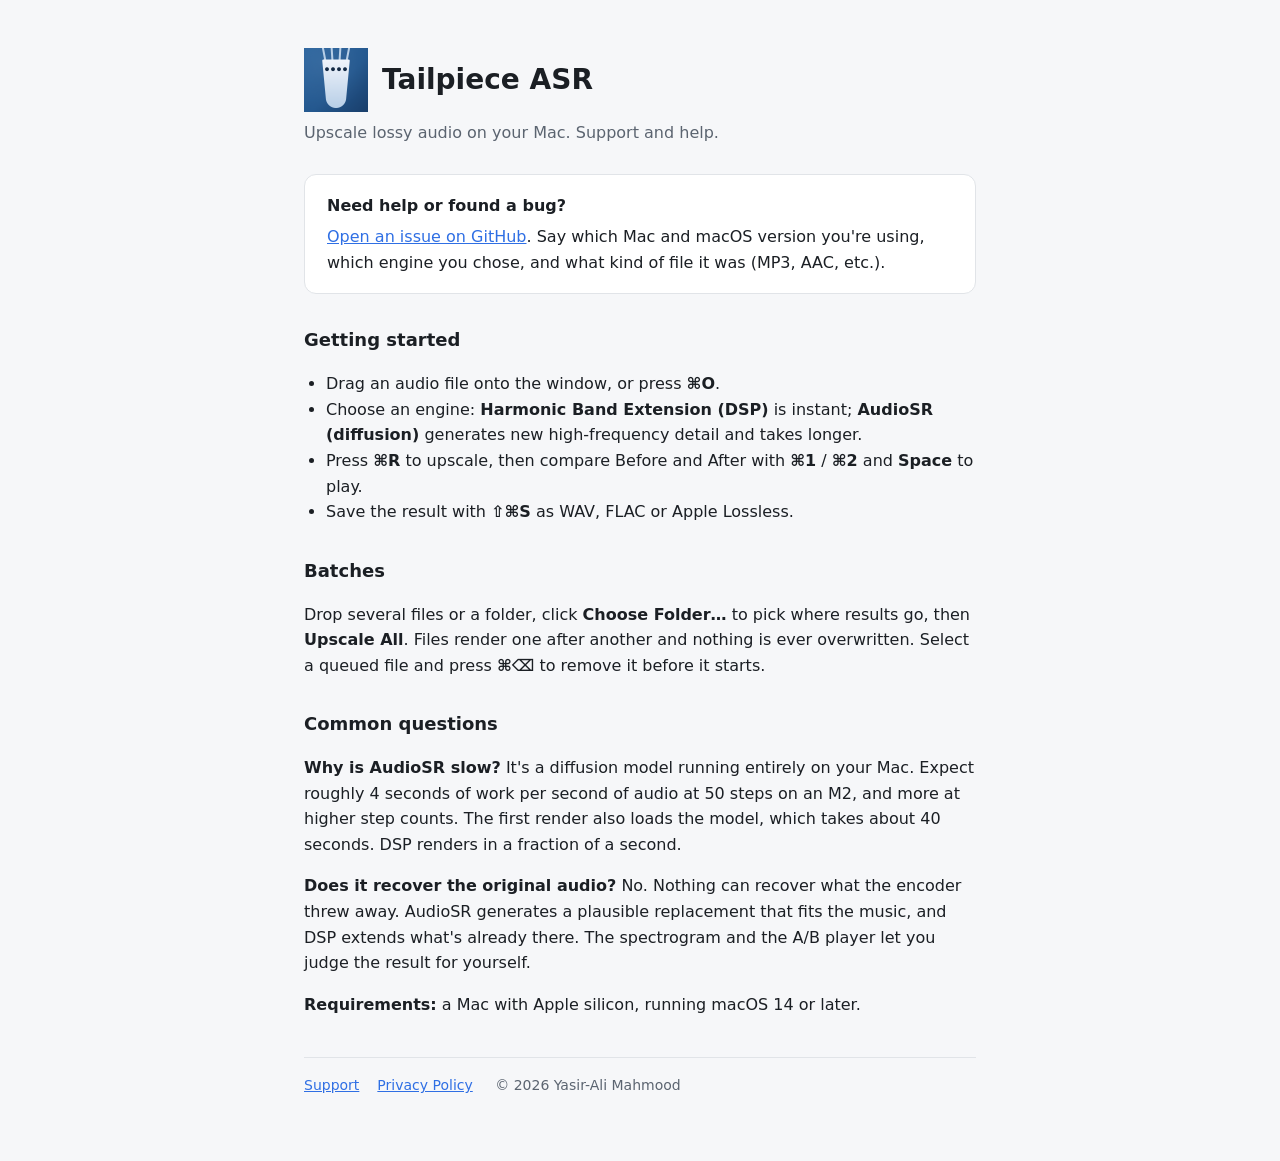
<file: index.html>
<!doctype html>
<html lang="en">
<meta charset="utf-8">
<meta name="viewport" content="width=device-width, initial-scale=1">
<title>Tailpiece ASR — Support</title>
<link rel="stylesheet" href="style.css">
<main>
  <header><img src="icon.png" alt=""><h1>Tailpiece ASR</h1></header>
  <p class="sub">Upscale lossy audio on your Mac. Support and help.</p>

  <div class="card">
    <strong>Need help or found a bug?</strong>
    <p style="margin:6px 0 0"><a href="https://github.com/yasir24s/tailpiece-asr-support/issues/new">Open an issue on GitHub</a>.
    Say which Mac and macOS version you're using, which engine you chose, and what kind of file it was (MP3, AAC, etc.).</p>
  </div>

  <h2>Getting started</h2>
  <ul>
    <li>Drag an audio file onto the window, or press <strong>⌘O</strong>.</li>
    <li>Choose an engine: <strong>Harmonic Band Extension (DSP)</strong> is instant; <strong>AudioSR (diffusion)</strong>
      generates new high-frequency detail and takes longer.</li>
    <li>Press <strong>⌘R</strong> to upscale, then compare Before and After with <strong>⌘1</strong> / <strong>⌘2</strong>
      and <strong>Space</strong> to play.</li>
    <li>Save the result with <strong>⇧⌘S</strong> as WAV, FLAC or Apple Lossless.</li>
  </ul>

  <h2>Batches</h2>
  <p>Drop several files or a folder, click <strong>Choose Folder…</strong> to pick where results go, then
  <strong>Upscale All</strong>. Files render one after another and nothing is ever overwritten. Select a queued file and
  press <strong>⌘⌫</strong> to remove it before it starts.</p>

  <h2>Common questions</h2>
  <p><strong>Why is AudioSR slow?</strong> It's a diffusion model running entirely on your Mac. Expect roughly 4 seconds
  of work per second of audio at 50 steps on an M2, and more at higher step counts. The first render also loads the
  model, which takes about 40 seconds. DSP renders in a fraction of a second.</p>
  <p><strong>Does it recover the original audio?</strong> No. Nothing can recover what the encoder threw away. AudioSR
  generates a plausible replacement that fits the music, and DSP extends what's already there. The spectrogram and the
  A/B player let you judge the result for yourself.</p>
  <p><strong>Requirements:</strong> a Mac with Apple silicon, running macOS 14 or later.</p>

  <nav><a href="./">Support</a><a href="privacy.html">Privacy Policy</a> © 2026 Yasir-Ali Mahmood</nav>
</main>
</html>
</file>
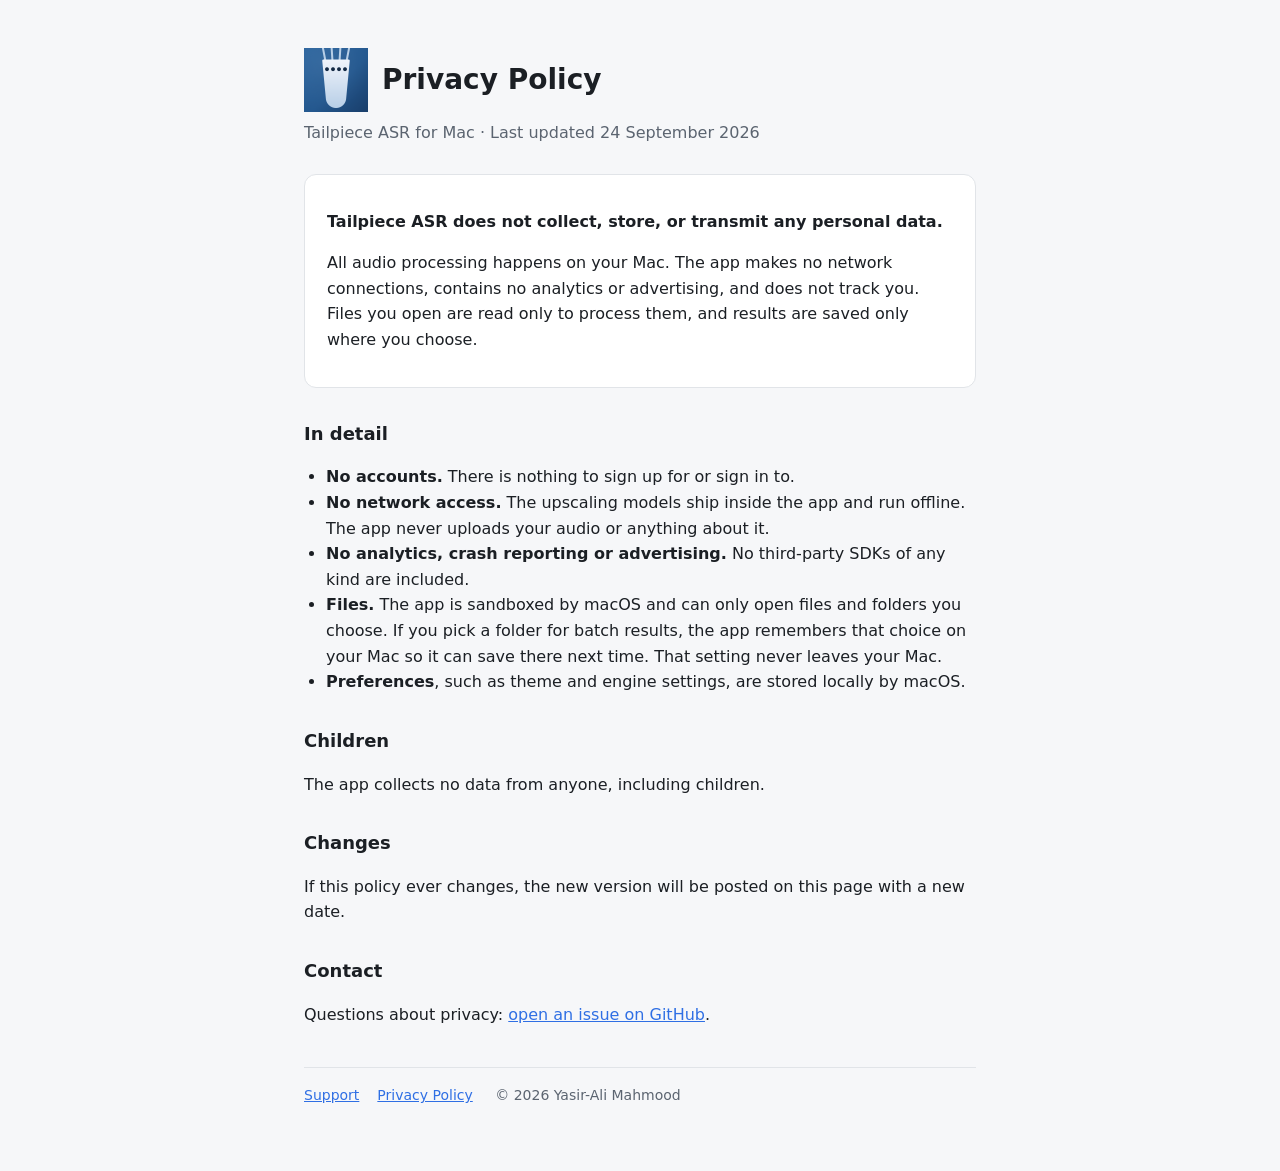
<file: privacy.html>
<!doctype html>
<html lang="en">
<meta charset="utf-8">
<meta name="viewport" content="width=device-width, initial-scale=1">
<title>Tailpiece ASR — Privacy Policy</title>
<link rel="stylesheet" href="style.css">
<main>
  <header><img src="icon.png" alt=""><h1>Privacy Policy</h1></header>
  <p class="sub">Tailpiece ASR for Mac · Last updated 24 September 2026</p>

  <div class="card">
    <p><strong>Tailpiece ASR does not collect, store, or transmit any personal data.</strong></p>
    <p>All audio processing happens on your Mac. The app makes no network connections, contains no analytics or
    advertising, and does not track you. Files you open are read only to process them, and results are saved only where
    you choose.</p>
  </div>

  <h2>In detail</h2>
  <ul>
    <li><strong>No accounts.</strong> There is nothing to sign up for or sign in to.</li>
    <li><strong>No network access.</strong> The upscaling models ship inside the app and run offline. The app never
      uploads your audio or anything about it.</li>
    <li><strong>No analytics, crash reporting or advertising.</strong> No third-party SDKs of any kind are included.</li>
    <li><strong>Files.</strong> The app is sandboxed by macOS and can only open files and folders you choose. If you pick
      a folder for batch results, the app remembers that choice on your Mac so it can save there next time. That
      setting never leaves your Mac.</li>
    <li><strong>Preferences</strong>, such as theme and engine settings, are stored locally by macOS.</li>
  </ul>

  <h2>Children</h2>
  <p>The app collects no data from anyone, including children.</p>

  <h2>Changes</h2>
  <p>If this policy ever changes, the new version will be posted on this page with a new date.</p>

  <h2>Contact</h2>
  <p>Questions about privacy: <a href="https://github.com/yasir24s/tailpiece-asr-support/issues">open an issue on GitHub</a>.</p>

  <nav><a href="./">Support</a><a href="privacy.html">Privacy Policy</a> © 2026 Yasir-Ali Mahmood</nav>
</main>
</html>
</file>
<file: style.css>
:root {
  --bg: #f6f7f9; --card: #ffffff; --line: #e1e4e8; --fg: #1b1f24; --dim: #5b6470; --accent: #2f6fe4;
}
@media (prefers-color-scheme: dark) {
  :root { --bg: #0e1116; --card: #161b22; --line: #2a313c; --fg: #e6e8eb; --dim: #8b949e; --accent: #4c8dff; }
}
* { box-sizing: border-box }
body {
  margin: 0; background: var(--bg); color: var(--fg);
  font: 16px/1.6 -apple-system, BlinkMacSystemFont, "SF Pro Text", system-ui, sans-serif;
}
main { max-width: 720px; margin: 0 auto; padding: 48px 24px 64px }
header { display: flex; align-items: center; gap: 14px; margin-bottom: 8px }
header img { width: 64px; height: 64px }
h1 { font-size: 28px; line-height: 1.2; margin: 0 }
h2 { font-size: 18px; margin: 32px 0 8px }
.sub { color: var(--dim); margin: 0 0 28px }
.card { background: var(--card); border: 1px solid var(--line); border-radius: 12px; padding: 18px 22px; margin: 16px 0 }
a { color: var(--accent) }
nav { margin-top: 40px; padding-top: 16px; border-top: 1px solid var(--line); color: var(--dim); font-size: 14px }
nav a { margin-right: 18px }
ul { padding-left: 22px }
</file>
